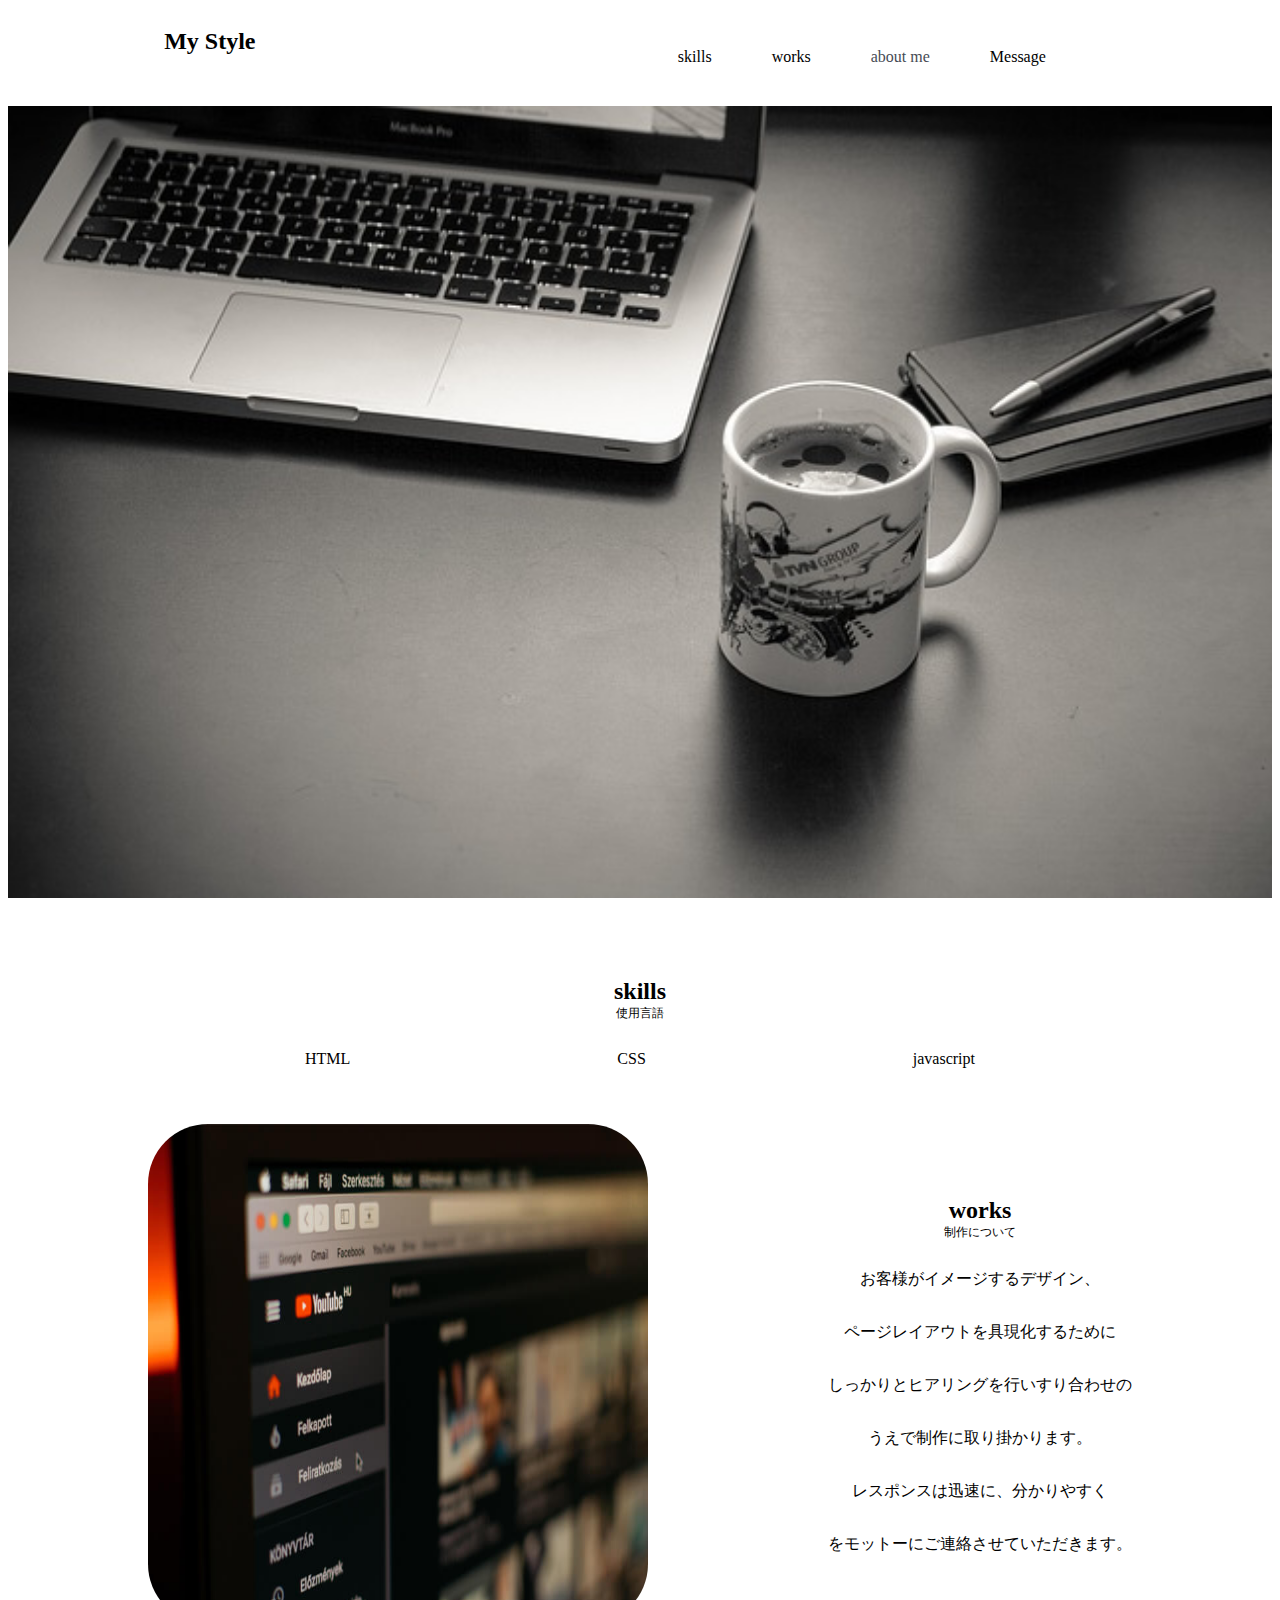
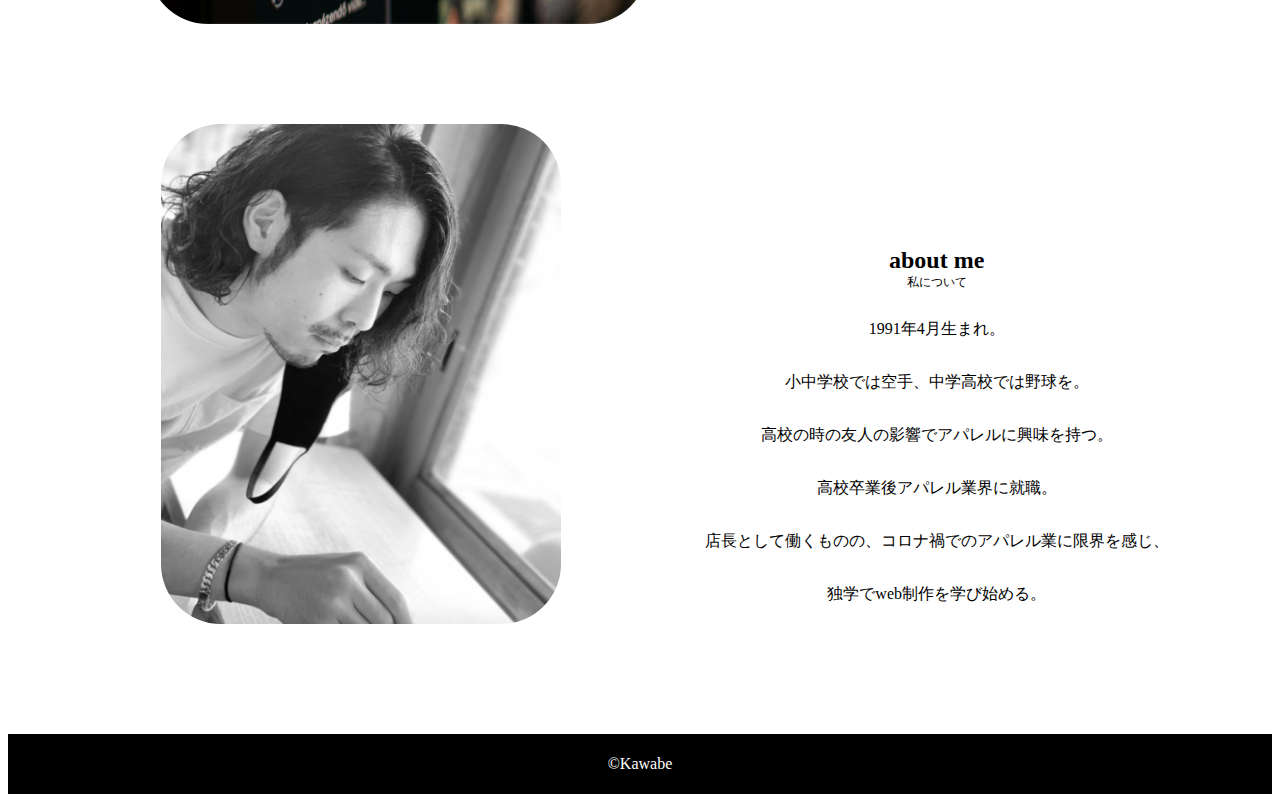
<file: index.html>
<!DOCTYPE html>
<html lang="ja">
<head>
  <meta charset="UTF-8">
  <meta http-equiv="X-UA-Compatible" content="IE=edge">
  <meta name="viewport" content="width=device-width, initial-scale=1.0">
  <link rel="stylesheet" href="cooporatestyle.css">
  <title>My Style</Style></title>
  <link rel="icon" type="image/png" href="logo.png">
</head>
<body>
  <header>
    <h2 id="main-menu"><a href="index.html">My Style</a></h2>
    <nav>
      <ul class="menu">
        <div class="menu-item"><li><a href="index2.html">skills</a></li></div>
        <div class="menu-item"><li><a href="index3.html">works</a></li></div>
        <div class="menu-item"><li><a href="">about me</a></li></div>
        <div class="menu-item"><li><a href="index4.html">Message</a></li></div>
      </ul>
    </nav>
  </header>
  <main>
    <div id="mainvisual" class="mainvisual">
    <img src="main-visual.jpg" alt="メイン">
    </div>
    <section id="skills">
        <div class="skill-item"><h2 class="odai">skills</h2></div>
          <p class="items">使用言語</p>
          <div class="skill">
          <div class="skill-item1"><p>HTML</p></div>
          <div class="skill-item2"><p>CSS</p></div>
          <div class="skill-item3"><p>javascript</p></div>
      </div>
    </section>
  <!--フレックス→＃works指定-->
    <section id="works">
      <img class="works-item" src="business2.jpg" alt="制作物">
        <div class="works-item">
          <h2 class="odai">works</h2>
            <p class="items">制作について</p>
            <p>お客様がイメージするデザイン、</p>
            <p>ページレイアウトを具現化するために</p>
            <p>しっかりとヒアリングを行いすり合わせの</p>
            <p>うえで制作に取り掛かります。</p>
            <p>レスポンスは迅速に、分かりやすく</p>
            <p>をモットーにご連絡させていただきます。</p>
        </div>
    </section>
    <section id="aboutme">
      <img class="about-item" src="aboutme.jpg" alt="私について">
        <div class="about-item">
          <h2 class="odai">about me</h2>
            <p class="items">私について</p>
            <p>1991年4月生まれ。</p>
            <p>小中学校では空手、中学高校では野球を。</p>
            <p>高校の時の友人の影響でアパレルに興味を持つ。</p>
            <p>高校卒業後アパレル業界に就職。</p>
            <p>店長として働くものの、コロナ禍でのアパレル業に限界を感じ、</p>
            <p>独学でweb制作を学び始める。</p>
        </div>
    </section>
  </main>
  <footer>
  &copy;Kawabe
  </footer>
</body>
</html>
</file>
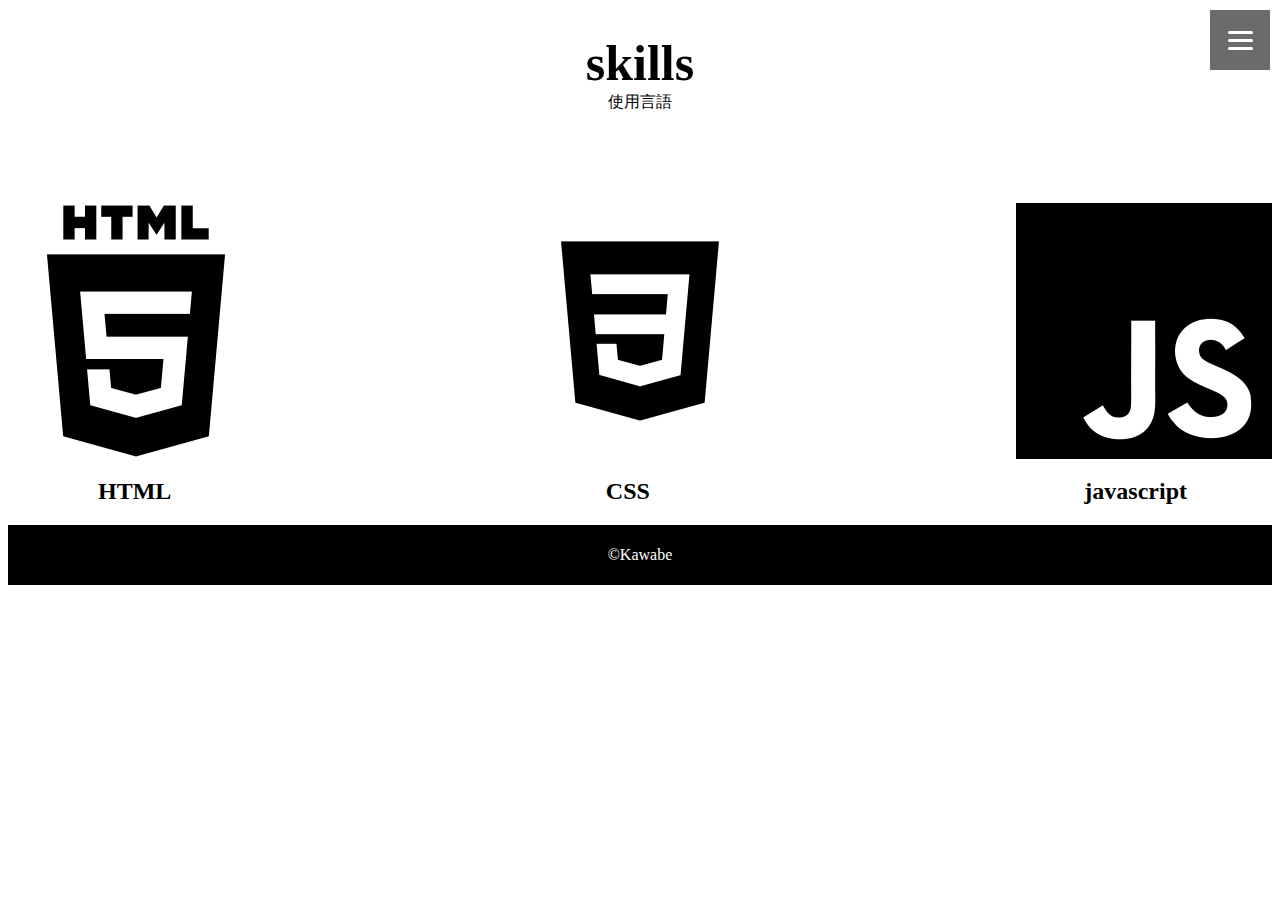
<file: index2.html>
<!DOCTYPE html>
<html lang="ja">
<head>
  <meta charset="UTF-8">
  <meta http-equiv="X-UA-Compatible" content="IE=edge">
  <meta name="viewport" content="width=device-width, initial-scale=1.0">
  <link rel="stylesheet" href="cooporate-skill-style.css">
  <title>My skill</Style></title>
  <link rel="icon" type="image/png" href="logo.png">
</head>
<body>
  <header>
    <h1>skills</h1>
    <p class="lang">使用言語</p>
    <div class="hamburger-menu">
        <input type="checkbox" id="menu-btn-check">
        <label for="menu-btn-check" class="menu-btn"><span></span></label>
        <!--ここからメニュー-->
        <div class="menu-content">
            <ul>
                <li>
                    <a href="index.html">Home</a>
                </li>
                <li>
                    <a href="index2.html">works</a>
                </li>
                <li>
                    <a href="#">about me</a>
                </li>
                <li>
                  <a href="index3.html">Message</a>
              </li>
            </ul>
        </div>
        <!--ここまでメニュー-->
    </div>
</header>
<main>
  <div id="langIcon">
    <img class="langIcon1"src="social_html5_html_71.png" alt="HTML">
    <img class="langIcon"src="css_logo_icon_181257.png" alt="CSS">
    <img class="langIcon"src="javascript_logo_icon_145155.png" alt="JS">
  </div>
  <div id="langName">
    <h2 class="langName-item lang1">HTML</h2>
    <h2 class="langName-item">CSS</h2>
    <h2 class="langName-item lang3">javascript</h2>
  </div>
  
</main>
<footer>
  &copy;Kawabe
</footer>
</body>
</html>
</file>
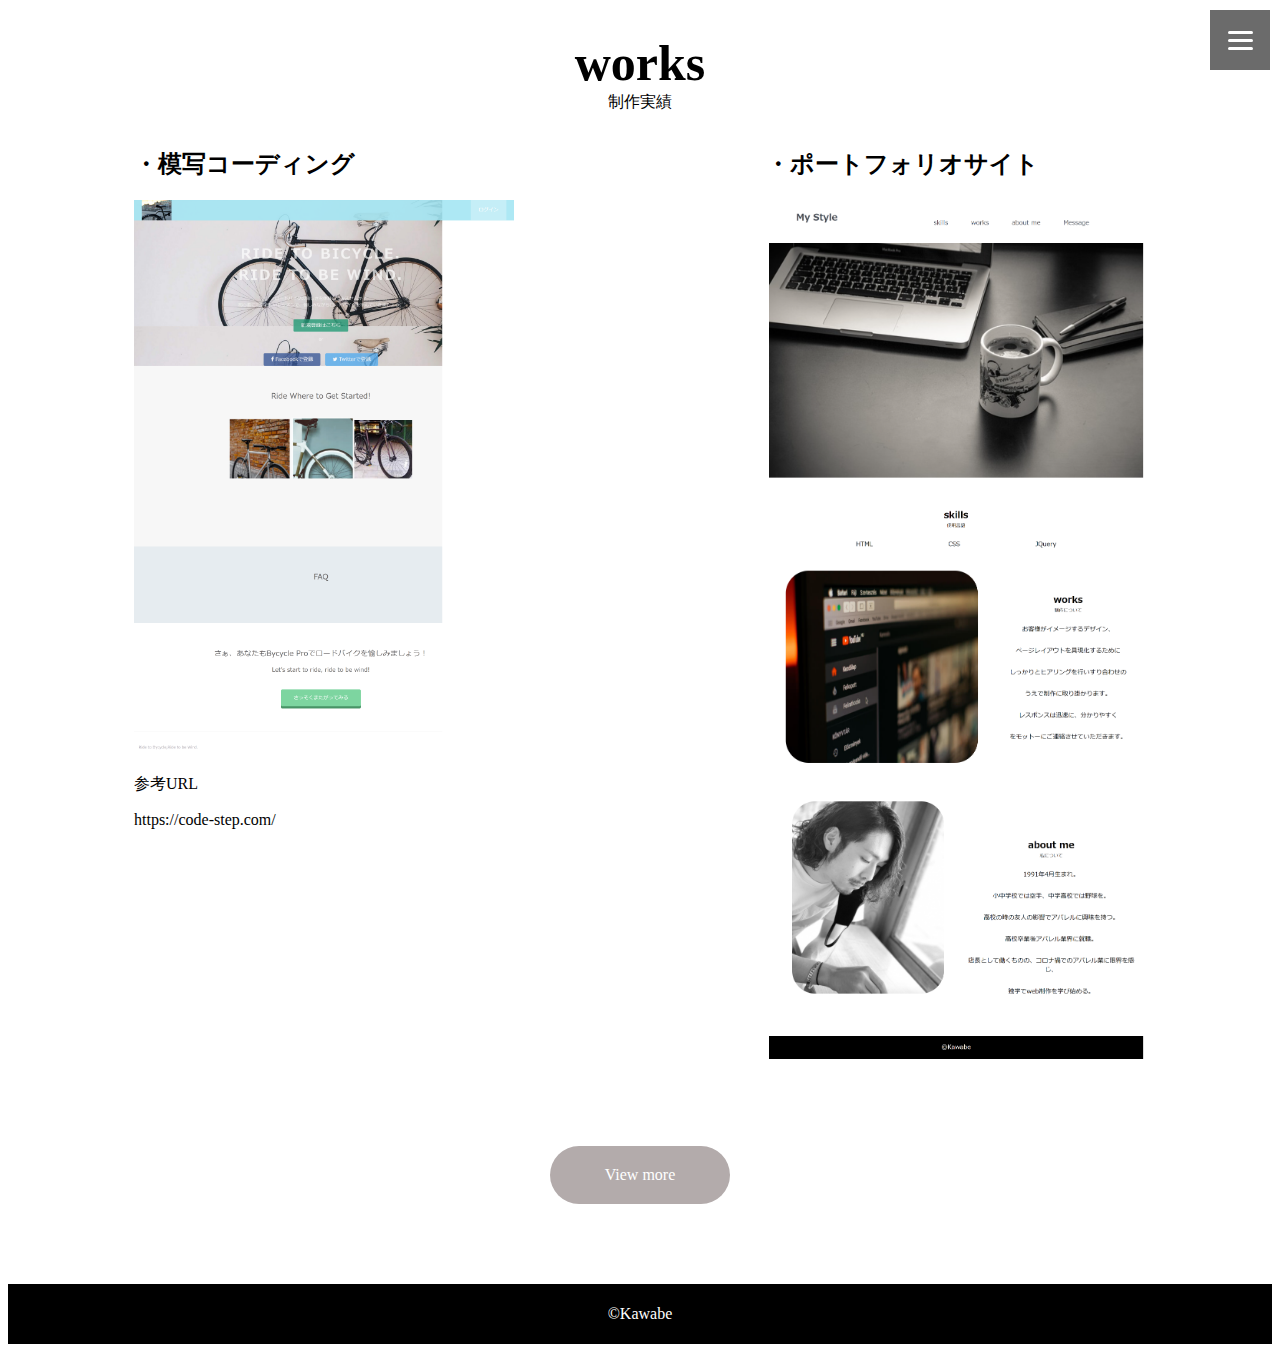
<file: index3.html>
<!DOCTYPE html>
<html lang="ja">
<head>
    <meta charset="UTF-8">
    <meta http-equiv="X-UA-Compatible" content="IE=edge">
    <meta name="viewport" content="width=device-width, initial-scale=1.0">
    <link rel="stylesheet" href="cooporate-works-style.css">
    <title>My skill</Style></title>
    <link rel="icon" type="image/png" href="logo.png">
</head>
<body>
<header>
    <h1>works</h1>
    <p class="lang">制作実績</p>
    <div class="hamburger-menu">
        <input type="checkbox" id="menu-btn-check">
        <label for="menu-btn-check" class="menu-btn"><span></span></label>
        <!--ここからメニュー-->
        <div class="menu-content">
            <ul>
                <li>
                    <a href="index.html">Home</a>
                </li>
                <li>
                    <a href="index2.html">skills</a>
                </li>
                <li>
                    <a href="#">about me</a>
                </li>
                <li>
                    <a href="index3.html">Message</a>
                </li>
            </ul>
        </div>
        <!--ここまでメニュー-->
    </div>
</header>
<main>
    <div class="works">
        <div class="work1">
            <h2 class="work1item">・模写コーディング</h2>
            <img class="work1item"src="_C__Users_yoshi_Desktop_test_bicycle_sumple1.js.html.png" alt="bycicle">
            <p class="work1item-url">参考URL</p><a class="workitem-url"href="https://code-step.com/">https://code-step.com/</a>
        </div>
        <div class="work2">
            <h2 class="work2item">・ポートフォリオサイト</h2>
            <img class="work2item" src="_C__Users_yoshi_Desktop_test_coopprate_coopcrate-site.html.png" alt="このサイト">
        </div>
    </div>
    <div style="text-align: center;">
    <a href="#" class="more-btn">View more</a>
    </div>
</main>
<footer>
    &copy;Kawabe
</footer>
</body>
</file>
<file: cooporatestyle.css>
html{
  width: 100%;
  text-align: center;
  font-family: serif;
}
a{
  text-decoration: none;
}
a:link{
  color: black;
}
a:visited{
  color: rgba(70, 75, 84, 0);
}
a:hover{
  color: maroon;
}
header{
  display: flex;
  justify-content:space-around;
}
header ul{
  display: flex;
  margin: 40px;
}
.menu li{
  list-style: none;
  margin-left: 30px;
  margin-right: 30px;
}
#mainvisual{
  display: flex;
  flex-direction: column;
  padding-bottom: 30px;
}
#skills{
  flex-direction: column;
  justify-content: center;
  padding: 30px;
}
.skill{
  display: flex;
  justify-content: space-evenly;
  /*align-items: center;
  text-align: center;
  margin: 0 auto;*/
  align-items: center;
  text-align: center;
  margin: 0 auto;
}
.skill-item1{
  background-image: url(img/html-logo.png)no-repeat 0 0;
  background-size: 100%;
}
.skill-item2{
  background-image: url(img/css-logo.png)no-repeat 0 0;
  background-size: 100%;
}
.skill-item3{
  background-image: url(img/jquery-logo.png)no-repeat 0 0;
  background-size: 100%;
}
#works{
  display: flex;
  margin: 10px 10px 10px 10px;
  justify-content: space-evenly;
}
#works img{
  height: 500px;
  width: 500px;
  margin-right: 50px;
  border-radius: 60px;
}
#aboutme{
  display: flex;
  margin: 100px 10px 10px 10px;
  justify-content: space-evenly;
}
#aboutme img{
  margin-left: 50px;
  height: 500px;
  width: 400px;
  margin-right: 50px;
  border-radius: 60px;
  margin-bottom: 100px;
}
.works-item{
  display: flex;
  flex-direction: column;
  justify-content: center;
  align-items: center;
  align-content: center;
  flex-wrap: nowrap;
}
.about-item{
  display: flex;
  flex-direction: column;
  justify-content: center;
  align-items: center;
  align-content: center;
  flex-wrap: nowrap;
}
.odai{
  padding-bottom: 0px;
  margin-bottom: 0px;
}
.items{
  padding-top: 0px;
  margin-top: 0px;
  font-size: 12px;
}
footer{
  background-color: black;
  color: white;
  height: 60px;
  display: flex;
  align-content: center;
  justify-content: center;
  align-items: center;
}
</file>
<file: cooporate-skill-style.css>
h1{
  text-align: center;
  margin-bottom: 0px;
  padding-bottom: 0px;
  font-size: 50px;
}
.lang{
  text-align: center;
  margin-top: 0px;
  padding-top: 0px;
}
.menu-btn {
  position: fixed;
  top: 10px;
  right: 10px;
  display: flex;
  height: 60px;
  width: 60px;
  justify-content: center;
  align-items: center;
  z-index: 90;
  background-color: #00000094;
}
.menu-btn span,
.menu-btn span:before,
.menu-btn span:after {
  content: '';
  display: block;
  height: 3px;
  width: 25px;
  border-radius: 3px;
  background-color: #ffffff;
  position: absolute;
}
.menu-btn span:before {
  bottom: 8px;
}
.menu-btn span:after {
  top: 8px;
}
#menu-btn-check:checked ~ .menu-btn span {
  background-color: rgba(255, 255, 255, 0);/*メニューオープン時は真ん中の線を透明にする*/
}
#menu-btn-check:checked ~ .menu-btn span::before {
  bottom: 0;
  transform: rotate(45deg);
}
#menu-btn-check:checked ~ .menu-btn span::after {
  top: 0;
  transform: rotate(-45deg);
}
#menu-btn-check {
  display: none;
}
.menu-content {
  width: 100%;
  height: 100%;
  position: fixed;
  top: 0;
  left: 100%;/*leftの値を変更してメニューを画面外へ*/
  z-index: 80;
  background-color: #4a607c;
  transition: all 0.5s;/*アニメーション設定*/
}
.menu-content ul {
  padding: 70px 10px 0;
}
.menu-content ul li {
  border-bottom: solid 1px #ffffff;
  list-style: none;
}
.menu-content ul li a {
  display: block;
  width: 100%;
  font-size: 15px;
  box-sizing: border-box;
  color:#ffffff;
  text-decoration: none;
  padding: 9px 15px 10px 0;
  position: relative;
}
.menu-content ul li a::before {
  content: "";
  width: 7px;
  height: 7px;
  border-top: solid 2px #ffffff;
  border-right: solid 2px #ffffff;
  transform: rotate(45deg);
  position: absolute;
  right: 11px;
  top: 16px;
}
#menu-btn-check:checked ~ .menu-content {
  left: 0;/*メニューを画面内へ*/
}
html{
  font-family: serif;
}
#langIcon{
  display: flex;
  justify-content: space-between;
  margin-top: 90px;
  margin-bottom: 0px;
  padding-bottom: 0px;
}
.langIcon{
  width: 256px;
  height: 256px;
}
#langName{
  display: flex;
  justify-content: space-between;
  margin-top: 0px;
  padding-top: 0px;
}
.lang1{
  margin-left: 90px;
}
.lang3{
  margin-right: 85px;
}
footer{
  background-color: black;
  color: white;
  height: 60px;
  display: flex;
  align-content: center;
  justify-content: center;
  align-items: center;
}
</file>
<file: cooporate-works-style.css>
h1{
  text-align: center;
  margin-bottom: 0px;
  padding-bottom: 0px;
  font-size: 50px;
}
.lang{
  text-align: center;
  margin-top: 0px;
  padding-top: 0px;
}
.menu-btn {
  position: fixed;
  top: 10px;
  right: 10px;
  display: flex;
  height: 60px;
  width: 60px;
  justify-content: center;
  align-items: center;
  z-index: 90;
  background-color: #00000094;
}
.menu-btn span,
.menu-btn span:before,
.menu-btn span:after {
  content: '';
  display: block;
  height: 3px;
  width: 25px;
  border-radius: 3px;
  background-color: #ffffff;
  position: absolute;
}
.menu-btn span:before {
  bottom: 8px;
}
.menu-btn span:after {
  top: 8px;
}
#menu-btn-check:checked ~ .menu-btn span {
  background-color: rgba(255, 255, 255, 0);/*メニューオープン時は真ん中の線を透明にする*/
}
#menu-btn-check:checked ~ .menu-btn span::before {
  bottom: 0;
  transform: rotate(45deg);
}
#menu-btn-check:checked ~ .menu-btn span::after {
  top: 0;
  transform: rotate(-45deg);
}
#menu-btn-check {
  display: none;
}
.menu-content {
  width: 100%;
  height: 100%;
  position: fixed;
  top: 0;
  left: 100%;/*leftの値を変更してメニューを画面外へ*/
  z-index: 80;
  background-color: #4a607c;
  transition: all 0.5s;/*アニメーション設定*/
}
.menu-content ul {
  padding: 70px 10px 0;
}
.menu-content ul li {
  border-bottom: solid 1px #ffffff;
  list-style: none;
}
.menu-content ul li a {
  display: block;
  width: 100%;
  font-size: 15px;
  box-sizing: border-box;
  color:#ffffff;
  text-decoration: none;
  padding: 9px 15px 10px 0;
  position: relative;
}
.menu-content ul li a::before {
  content: "";
  width: 7px;
  height: 7px;
  border-top: solid 2px #ffffff;
  border-right: solid 2px #ffffff;
  transform: rotate(45deg);
  position: absolute;
  right: 11px;
  top: 16px;
}
#menu-btn-check:checked ~ .menu-content {
  left: 0;/*メニューを画面内へ*/
}
html{
  font-family: serif;
}
.works img{
  width: 380px;
  height: auto;
}
.works{
  display: flex;
  justify-content: space-around;
}
.bottun{
  text-align: center;
  margin-bottom: 50px;
}
.more-btn{
  display: inline-block;
  border: none ;
  color: #ffffff;
  padding: 20px 40px;
  border-radius: 40px;
  width: 100px;
  text-align: center;
  text-decoration: none;
  background-color: rgb(179, 171, 171);
  margin: 80px 0px;
}
.more-btn:hover{
  color: #ffffff;
  background-color: rgb(106, 108, 111);
}
.workitem-url{
  text-decoration: none;
  color: black;
}
footer{
  background-color: black;
  color: white;
  height: 60px;
  display: flex;
  align-content: center;
  justify-content: center;
  align-items: center;
}
</file>
